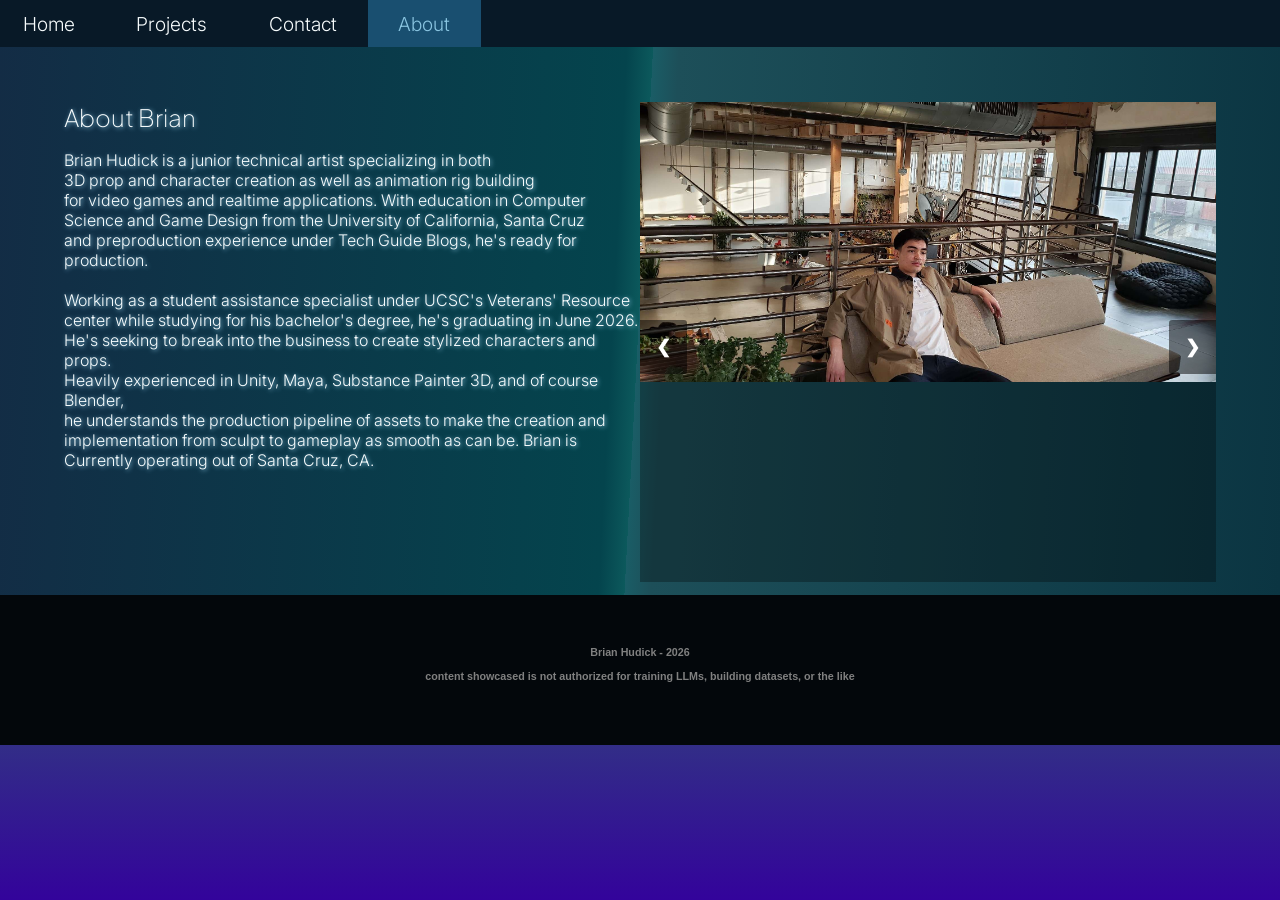
<file: pages/about.html>
<!DOCTYPE html>
<html>
<head>
	<!-- This title is used for tabs and bookmarks -->
	<title>Portfolio of Brian Hudick</title>

	<!-- Use UTF character set, a good idea with any webpage -->
  <meta charset="UTF-8" />
	<!-- Set viewport so page remains consistently scaled w narrow devices -->
  <meta name="viewport" content="width=device-width, initial-scale=1.0" />
	<!-- Include a sitewide CSS file for consistent styling across the site -->
	<link rel="stylesheet" type="text/css" href="../css/site.css">
	<!-- Experiment-specifc CSS file for any special styling of this particular page -->
	<link rel="stylesheet" type="text/css" href="../css/about.css">

    <link rel="preconnect" href="https://fonts.googleapis.com">
    <link rel="preconnect" href="https://fonts.gstatic.com" crossorigin>
    <link href="https://fonts.googleapis.com/css2?family=Inter:ital,opsz,wght@0,14..32,100..900;1,14..32,100..900&family=Plus+Jakarta+Sans:ital,wght@0,200..800;1,200..800&display=swap" rel="stylesheet">
	<!-- Link to javascript file - DEFER waits until all elements are rendered -->
    <script type="text/javascript" src="../js/slideshow.js"></script>

</head>
<body>
    <div class="topnav">
        <a href="../index.html">Home</a>
        <a href="../pages/projects.html">Projects</a>
        <a href="../pages/contact.html">Contact</a>
        <a class="active" href="../pages/about.html">About</a>
    </div>

	<!-- Style this page by changing the CSS in ../css/site.css or css/experiment.css -->
	<main id="content">
		<section class="two-column">
			<div class="minor-section">
					<h1>About Brian</h1><br>
                    <p>Brian Hudick is a junior technical artist specializing in both<br>
                        3D prop and character creation as well as animation rig building<br>
                        for video games and realtime applications. With education in Computer<br>
                        Science and Game Design from the University of California, Santa Cruz <br>
                        and preproduction experience under Tech Guide Blogs, he's ready for production.<br><br>

                        Working as a student assistance specialist under UCSC's Veterans' Resource<br>
                        center while studying for his bachelor's degree, he's graduating in June 2026.<br>
                        He's seeking to break into the business to create stylized characters and props.<br>
                        Heavily experienced in Unity, Maya, Substance Painter 3D, and of course Blender, <br>
                        he understands the production pipeline of assets to make the creation and <br>
                        implementation from sculpt to gameplay as smooth as can be. Brian is <br>
                        Currently operating out of Santa Cruz, CA.
                    </p>
			</div>
            <div class="slideshow-container">

                <!-- Full-width images with number and caption text -->
                <div class="mySlides fade">
                    <img src="../images/BrianLounge.jpg" style="width:100%">
                </div>

                <div class="mySlides fade">
                    <img src="../images/TofuCafe.jpg" style="height:100%">
                </div>

                <div class="mySlides fade">
                <img src="../images/R2D2.jpg" style="height:100%">
            </div>

        <!-- Next and previous buttons -->
        <a class="prev" onclick="plusSlides(-1)">&#10094;</a>
        <a class="next" onclick="plusSlides(1)">&#10095;</a>
        </div>

		</section>
		<section id="footer">
            <div>
                <h6>Brian Hudick - 2026<br><br>
                content showcased is not authorized for training LLMs, building datasets, or the like</h6>
            </div>
        </section>
	</main>
</body>
</html>
</file>
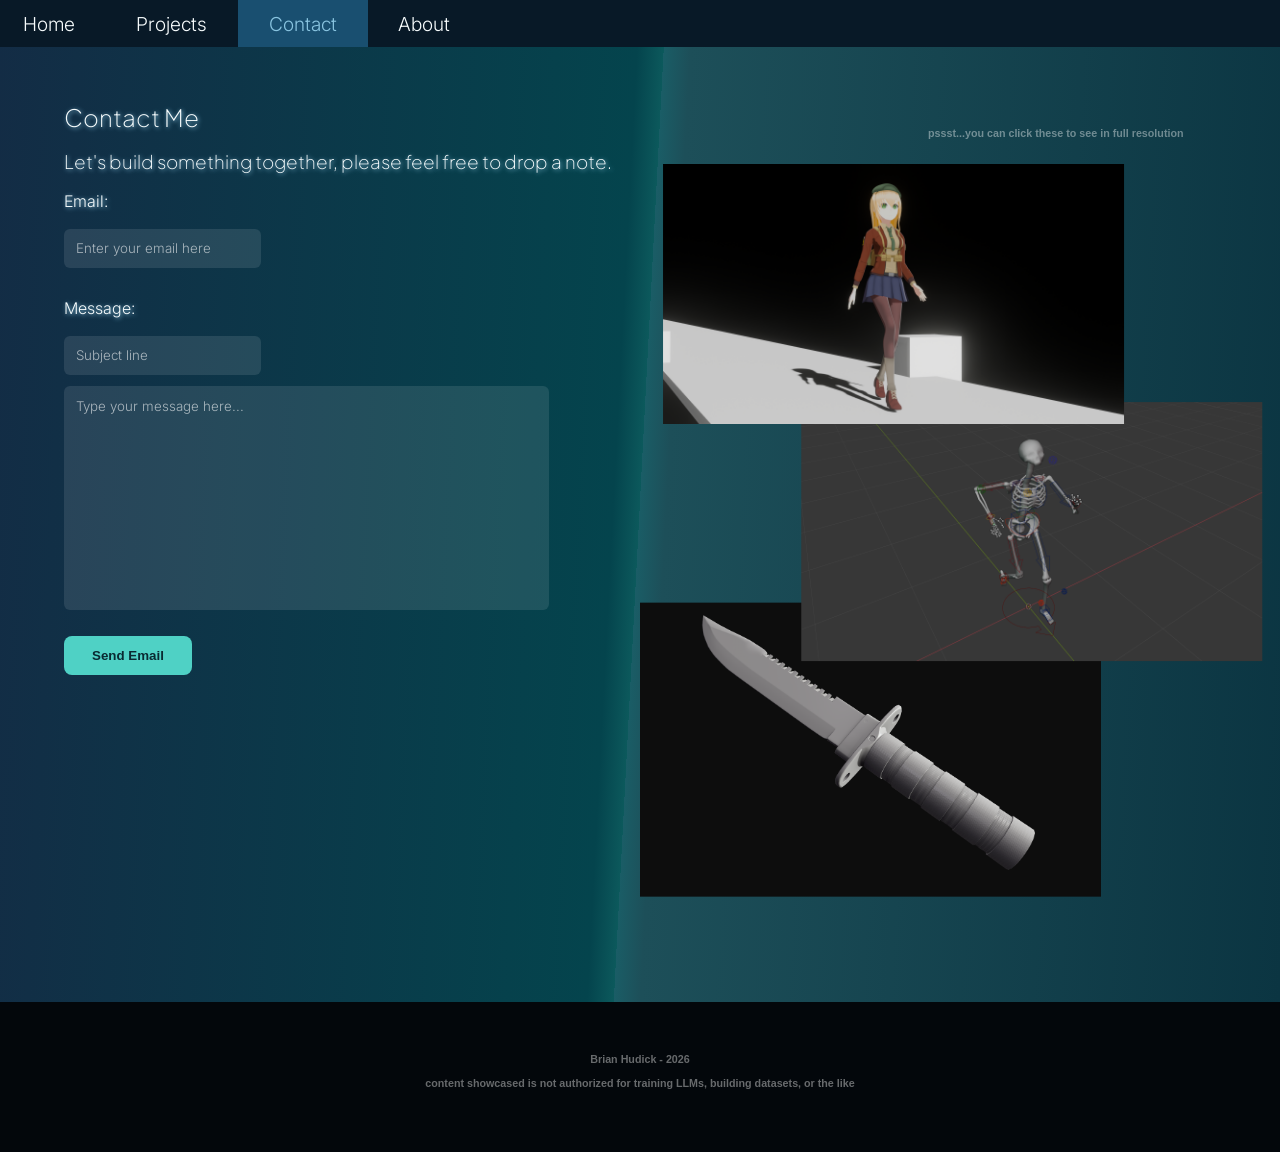
<file: pages/contact.html>
<!DOCTYPE html>
<html>
<head>
	<!-- This title is used for tabs and bookmarks -->
	<title>Portfolio of Brian Hudick</title>

	<!-- Use UTF character set, a good idea with any webpage -->
  <meta charset="UTF-8" />
	<!-- Set viewport so page remains consistently scaled w narrow devices -->
  <meta name="viewport" content="width=device-width, initial-scale=1.0" />
	<!-- Include a sitewide CSS file for consistent styling across the site -->
	<link rel="stylesheet" type="text/css" href="../css/site.css">
	<!-- Experiment-specifc CSS file for any special styling of this particular page -->
	<link rel="stylesheet" type="text/css" href="../css/contact.css">

    <link rel="preconnect" href="https://fonts.googleapis.com">
    <link rel="preconnect" href="https://fonts.gstatic.com" crossorigin>
    <link href="https://fonts.googleapis.com/css2?family=Inter:ital,opsz,wght@0,14..32,100..900;1,14..32,100..900&family=Plus+Jakarta+Sans:ital,wght@0,200..800;1,200..800&display=swap" rel="stylesheet">
	<!-- Link to javascript file - DEFER waits until all elements are rendered -->
    <script type="text/javascript" src="../js/slideshow.js"></script>
    <script>
        function sendToGmail() {
            // Get values from inputs
            const myEmail = "bhudickbusiness@gmail.com";
            const username = document.getElementById("username").value.trim();
            const message = document.getElementById("message").value.trim();
            const subjectLine = document.getElementById("subject").value.trim();

            // Basic validation
            if (!username || !message) {
                return;
            }

            // Encode values for URL
            const subject = encodeURIComponent(subjectLine + " from " + username);
            const body = encodeURIComponent(message);

            // Gmail compose link
            const gmailURL = `https://mail.google.com/mail/?view=cm&fs=1&to=${encodeURIComponent(myEmail)}&su=${subject}&body=${body}`;

            window.open(gmailURL, "_blank");
        }
    </script>
</head>
<body>
    <div class="topnav">
        <a href="../index.html">Home</a>
        <a href="../pages/projects.html">Projects</a>
        <a class="active"href="../pages/contact.html">Contact</a>
        <a href="../pages/about.html">About</a>
    </div>

	<!-- Style this page by changing the CSS in ../css/site.css or css/experiment.css -->
	<main id="content">
		<section class="two-column">
			<div class="minor-section">
					<h1>Contact Me</h1><br>
                    <h3>Let's build something together, please feel free to drop a note.</h3>
                    <br>
                    <p for="Email">Email:</p><br>
                    <input type="text" id="username" name="username" placeholder="Enter your email here" required>
                    <form>
                     <!-- Multi-line text area -->
                        <br>
                        <p for="message">Message:</p><br>
                        <input type="text" id="subject" name="subject" placeholder="Subject line" required>
                        <textarea id="message" name="message" rows="4" cols="40" placeholder="Type your message here..."></textarea>
                    </form>
                    <button type="button" onclick="sendToGmail()">Send Email</button>
			</div>
            <div class="minor-section">
                <h6 style="padding-left: 50%;">pssst...you can click these to see in full resolution</h6>
                <a href="https://www.artstation.com/artwork/0ld64w" target="_blank" title="Art Style Study by Brian Hudick">
                    <img id="artStudy" src="../images/BrianHudick_AnimeArtStudy_HD_thumbnail.png" style="width:80%">
                </a>
                <a href="../images/skele-viewport.png" target="_blank" title="Skeleton rig by Brian Hudick">
                    <img id="skeleton" src="../images/skele-viewport.png" style="width:80%">
                </a>
                <a href="../images/Knife_render_bhudick.png" target="_blank" title="Survival Knife by Brian Hudick">
                    <img id="knife" src="../images/Knife_render_bhudick.png" style="width:80%">
                </a>
                
            </div>

        </div>

		</section>
		<section id="footer">
            <div>
                <h6>Brian Hudick - 2026<br><br>
                content showcased is not authorized for training LLMs, building datasets, or the like</h6>
            </div>
        </section>
	</main>
</body>
</html>
</file>
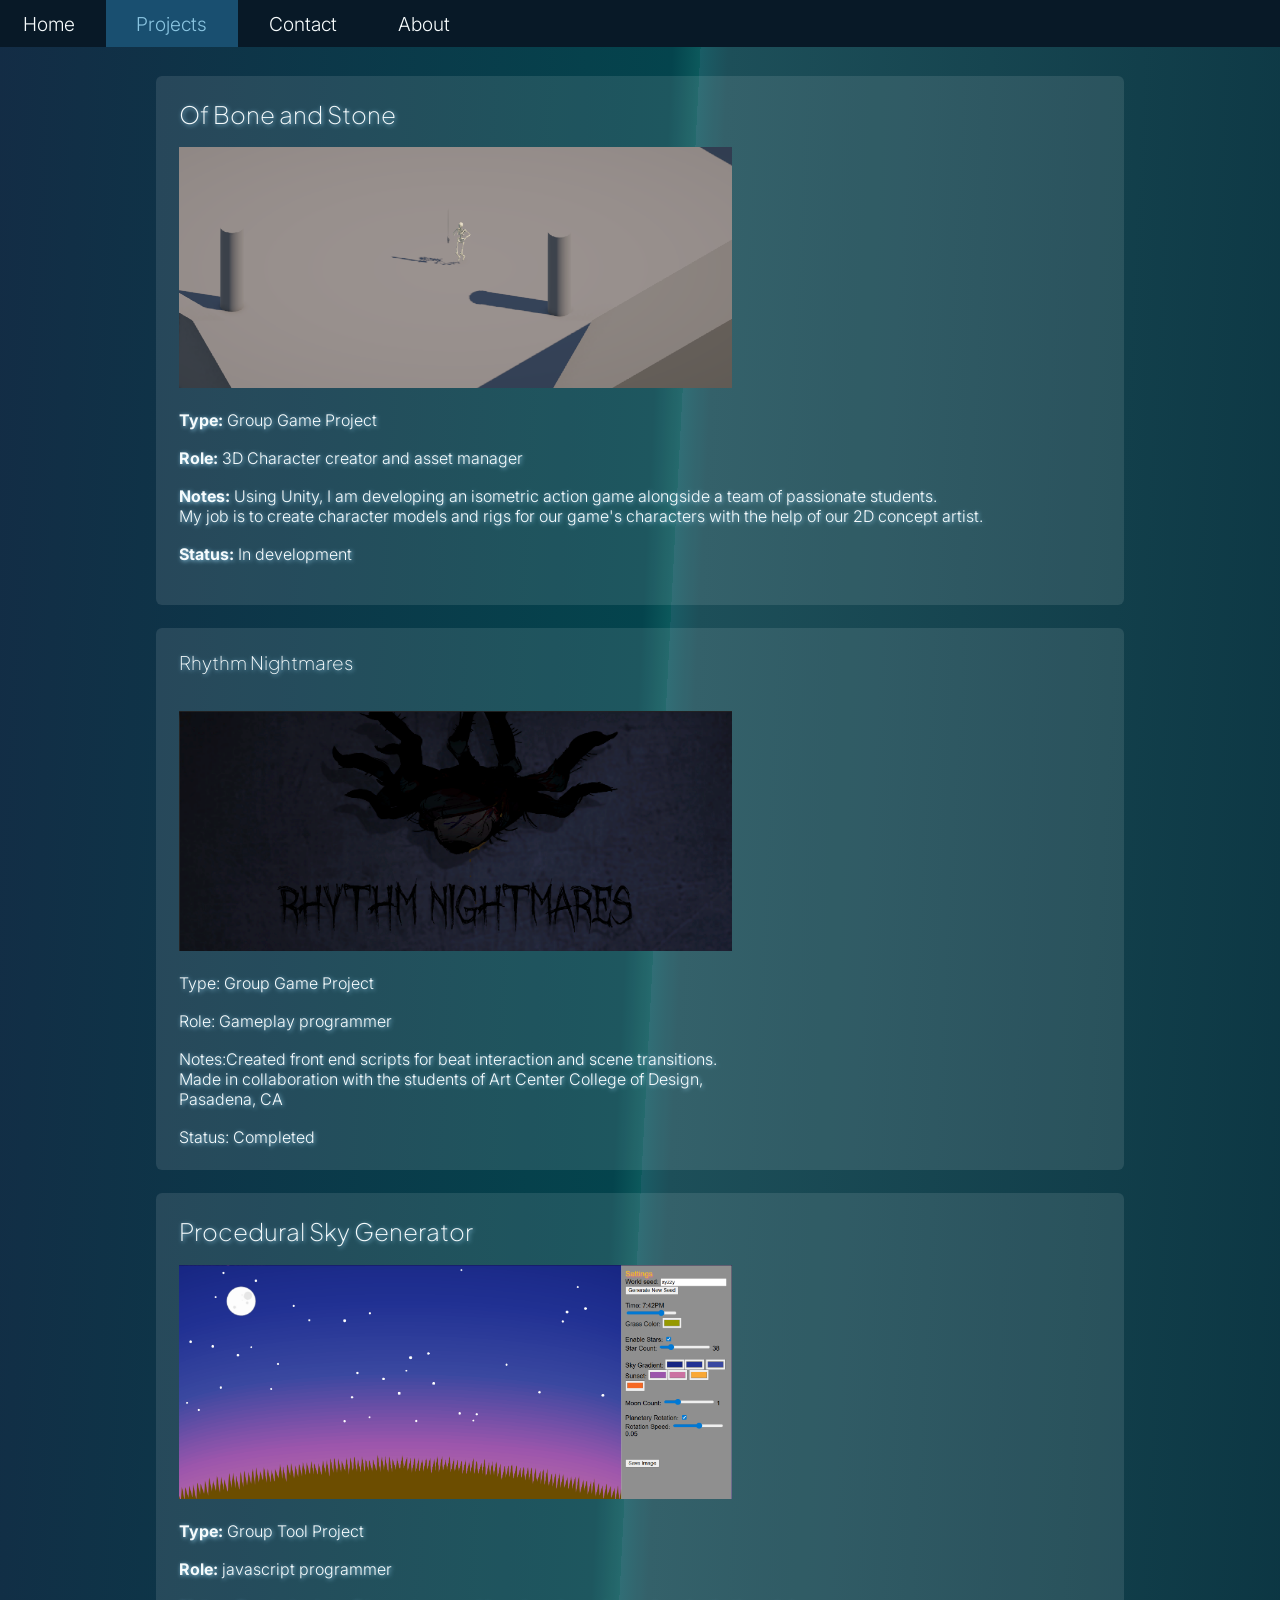
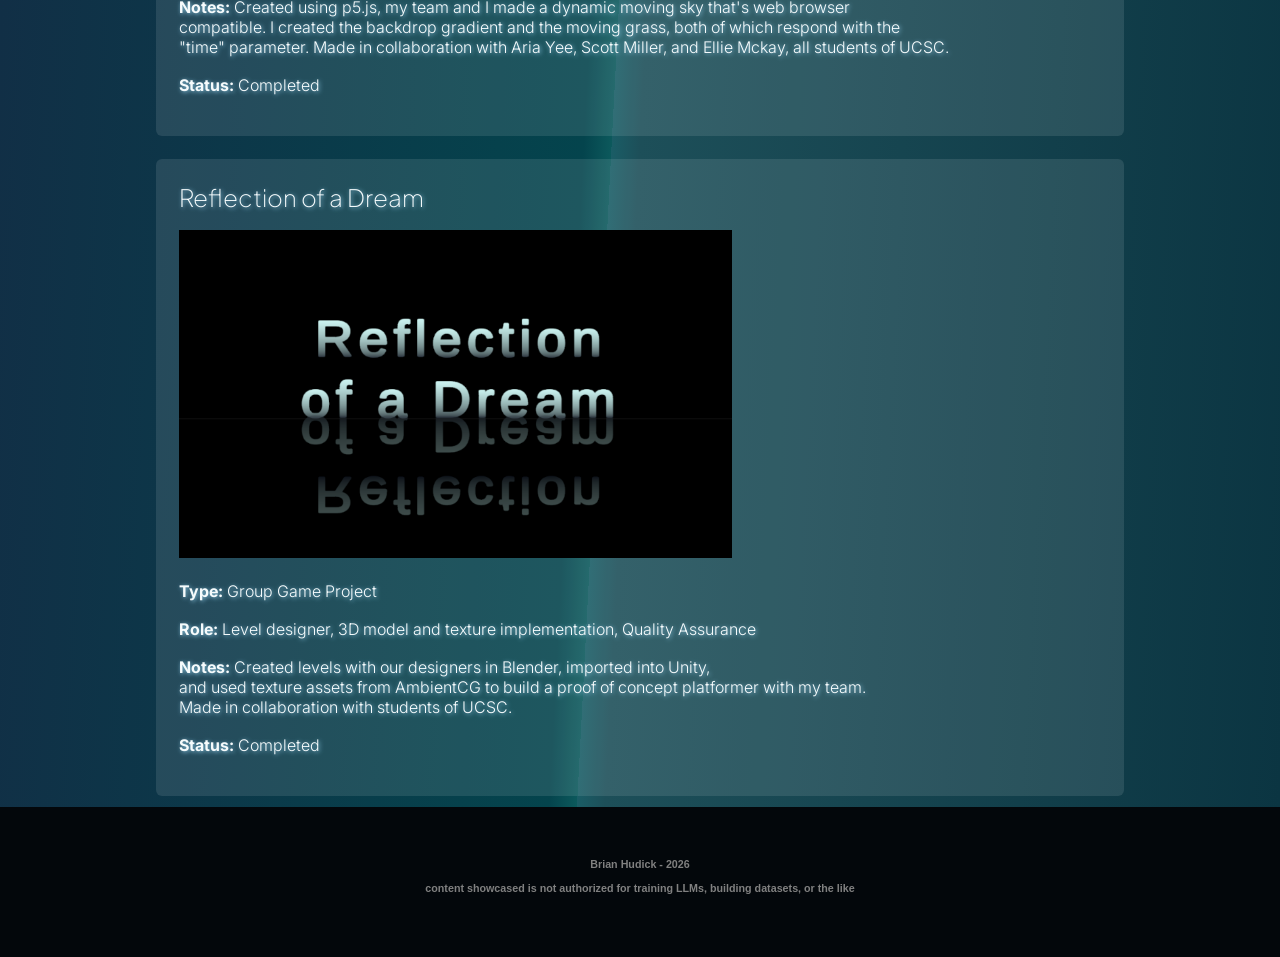
<file: pages/projects.html>
<!DOCTYPE html>
<html>
<head>
	<!-- This title is used for tabs and bookmarks -->
	<title>Portfolio of Brian Hudick</title>

	<!-- Use UTF character set, a good idea with any webpage -->
  <meta charset="UTF-8" />
	<!-- Set viewport so page remains consistently scaled w narrow devices -->
  <meta name="viewport" content="width=device-width, initial-scale=1.0" />
	<!-- Include a sitewide CSS file for consistent styling across the site -->
	<link rel="stylesheet" type="text/css" href="../css/site.css">
	<!-- Experiment-specifc CSS file for any special styling of this particular page -->
	<link rel="stylesheet" type="text/css" href="../css/projects.css">

    <link rel="preconnect" href="https://fonts.googleapis.com">
    <link rel="preconnect" href="https://fonts.gstatic.com" crossorigin>
    <link href="https://fonts.googleapis.com/css2?family=Inter:ital,opsz,wght@0,14..32,100..900;1,14..32,100..900&family=Plus+Jakarta+Sans:ital,wght@0,200..800;1,200..800&display=swap" rel="stylesheet">
	<!-- Link to javascript file - DEFER waits until all elements are rendered -->

</head>
<body>
    <div class="topnav">
        <a href="../index.html">Home</a>
        <a class="active" href="../pages/contact.html">Projects</a>
        <a href="../pages/contact.html">Contact</a>
        <a href="../pages/about.html">About</a>
    </div>

	<!-- Style this page by changing the CSS in ../css/site.css or css/experiment.css -->
	<main id="content">
		<section class="list-display">
			<div class="list-container">
                <div class="list-item">
                    <h2>Of Bone and Stone</h2>
                    <a href="../images/hifi-video-montage.mp4" title="Early Development footage" target="_blank" rel="noopener noreferrer">
                        <img class="thumbnail" src="../images/BoneNStoneThumbnail.png"></img>
                    </a>
                    <p><b>Type:</b> Group Game Project</p><br>
                    <p><b>Role:</b> 3D Character creator and asset manager</p><br>
                    <p><b>Notes:</b> Using Unity, I am developing an isometric action game alongside a team of passionate students.<br>
                    My job is to create character models and rigs for our game's characters with the help of our 2D concept artist.<br>
                    </p><br>
                    <p><b>Status:</b> In development</p><br>
                </div>
            
                <div class="list-item">
                    <h3>Rhythm Nightmares</h3><br>
                    <a href="https://spooky-slacker-studios.itch.io/rhythm-nightmares" title="Rhythm Nightmares itch page" target="_blank" rel="noopener noreferrer">
                        <img class="thumbnail" src="../images/rythm-title.png"></img>
                    </a>
                    <p>Type: Group Game Project</p><br>
                    <p>Role: Gameplay programmer</p><br>
                    <p>Notes:Created front end scripts for beat interaction and scene transitions.<br>
                        Made in collaboration with the students of Art Center College of Design, <br>
                        Pasadena, CA</p><br>
                    <p>Status: Completed</p>
                </div>
                

                <div class="list-item">
                    <h2>Procedural Sky Generator</h2>
                    <a href="../experiment_final/experiment1/index.html" title="Procedural sky generator tool" target="_blank" rel="noopener noreferrer">
                        <img class="thumbnail" src="../images/procedural-sky-thumbnail.png"></img>
                    </a>
                    <p><b>Type:</b> Group Tool Project</p><br>
                    <p><b>Role:</b> javascript programmer</p><br>
                    <p><b>Notes:</b> Created using p5.js, my team and I made a dynamic moving sky that's web browser<br>
                    compatible. I created the backdrop gradient and the moving grass, both of which respond with the<br>
                    "time" parameter. Made in collaboration with Aria Yee, Scott Miller, and Ellie Mckay, all students of UCSC.<br></p><br>
                    <p><b>Status:</b> Completed</p><br>
                </div>


                <div class="list-item">
                    <h2>Reflection of a Dream</h2>
                    <a href="https://offtopic-games.itch.io/reflection-of-a-dream" title="Reflection of a dream itch page" target="_blank" rel="noopener noreferrer">
                        <img class="thumbnail" src="../images/reflection-title.png"></img>
                    </a>
                    <p><b>Type:</b> Group Game Project</p><br>
                    <p><b>Role:</b> Level designer, 3D model and texture implementation, Quality Assurance</p><br>
                    <p><b>Notes:</b> Created levels with our designers in Blender, imported into Unity, <br>
                    and used texture assets from AmbientCG to build a proof of concept platformer with my team.<br>
                    Made in collaboration with students of UCSC.<br></p><br>
                    <p><b>Status:</b> Completed</p><br>
                </div>
            </div>

		</section>
		<section id="footer">
            <div>
                <h6>Brian Hudick - 2026<br><br>
                content showcased is not authorized for training LLMs, building datasets, or the like</h6>
            </div>
        </section>
	</main>
</body>
</html>
</file>
<file: css/site.css>
html, body {
  margin: 0;
  padding: 0;
  height: 100%;
}

body{
  background: rgb(51,3,155);
  background: linear-gradient(0deg, rgba(51,3,155,1) 0%, rgba(50,57,130,1) 22%, rgba(14,5,49,1) 100%);
}

h1, h2, h3 {
  margin: 0;
  padding: 0;
  /*font-size: 1.2rem;*/
  font-family: "Plus Jakarta Sans";
  font-weight: lighter;
  color: #F6FBFC;
  text-shadow: #89C4E0 1px 1px 4px;
}



p{
  margin: 0;
  padding: 0;
  font-size: 1rem;
  font-family: "Inter";
  font-weight: 300;
  color: #F6FBFC;
  text-shadow: #89C4E0 1px 1px 4px;

}

i{
  margin: 0;
  padding: 0;
  font-size: 1rem;
  font-family: "Inter";
  font-weight: 300;
  color: #F6FBFC;
  text-shadow: #89C4E0 1px 1px 4px;

}

#content {
  width: 100vw;
  margin: 0px;
  padding: 0px;
  justify-content: center;
  font-family: sans-serif;
}

.circle-img {

    margin-left: auto;
    margin-right: auto;
    border-radius: 50%;
    object-fit: none;
    object-position: 0% 40%;
}

/* Add a black background color to the top navigation */
.topnav {
  background-color: #081927;
  overflow: hidden;
  width: 120%;
  margin-left: -0.6%;
  margin-right: -10%;
  margin-top: 0%;
  position: fixed;
  top: 0;
  z-index: 100;
}

/* Style the links inside the navigation bar */
.topnav a {
  float: inline-start ;
  color: #F6FBFC;
  font-family: "Inter";
  font-weight: 300;
  text-align: center;
  padding: 0.75% 2%;
  text-decoration: none;
  font-size: 1.2rem;
}

.topnav a:visited{
    color: #F6FBFC;
    background-color: transparent;
    text-decoration: none;
  }

/* Change the color of links on hover */
.topnav a:hover {
  background-color: #F6FBFC;
  color: #03070B;
}

/* Add a color to the active/current link */
.topnav a.active {
  background-color: #194F70;
  color: #89C4E0;
}


.minor-section {
  
  width: 65%;
}

.minor-section h2 {
  font-size: 1.2rem;
}

.portait-section {
  display: flex;
  flex-direction: column;
  padding: 10px;
  justify-content: center;
  width: 30%;
}

.portait-section h1{
    justify-content: center;
}

.clickable-icon{
    aspect-ratio: 1/1;
    width: 100%;
    height: auto;
    transition: 0.1s;
}

.clickable-icon:hover {
  transform: translateY(-2px);
  border-radius: 90%;        /* Makes it a circle */
  box-shadow: 0 0px 10px rgba(0, 0, 0, 0.3); /* Horizontal, vertical, blur, color */
  scale: 1.1;
}

.link-section {
  display: flex;
  justify-content: center;
  flex-direction: column;
  padding: 30px;
  width: 5%;
  
}

#footer{
  display: flex;
  flex-direction: row;
  justify-content: center;
  background: #03070B;
  color: gray;
  padding-top: 2%;
  padding-bottom: 3%;
  text-align: center;
  font-family: "verdana", sans-serif;

}

.portait-section h2{
  font-size: 1.2rem;
}

/* Set the image to be responsive */
.image-wrapper img {
    aspect-ratio: 1/1;
    width: 80%;
    object-fit: cover;
    overflow: hidden;
    justify-content: right;
}

/* Set the canvas element to be the full size of the container */
canvas {
  width: 100%;
  height: 100%;
}

.fullscreen-box {
  display: flex;
  justify-content: flex-end; /* Aligns the button to the right */
  margin-top: 0.25em;
}

.fullscreen-box button {
  font-size: 0.6rem;
}




body.is-fullscreen #canvas-container {
  position: fixed; /* Use 'fixed' instead of 'absolute' to ensure it covers the entire screen */
  top: 0;
  left: 0; /* Add 'left: 0' to align it properly to the top-left corner */
  width: 100vw !important;
  height: 100vh !important;
  margin: 0; /* Remove any default margins */
  z-index: 1000; /* Ensure it's above other content */
}
</file>
<file: css/about.css>
.two-column {
  padding: 5%;
  padding-top: 8%;
  padding-bottom: 1%;
  display: flex;
  flex-direction: row;
  justify-content: center;
  background: linear-gradient(93deg,rgba(19, 44, 69, 1) 0%, rgba(4, 68, 77, 1) 48%, rgba(12, 89, 92, 1) 50%, rgba(26, 93, 102, 1) 50%, rgba(29, 79, 89, 1) 52%, rgba(11, 53, 66, 1) 100%);
}

.banner {
  margin: 0px 0;
  display: flex;
  flex-direction: row;
  background: rgb(0,0,0);
  padding-top: 4%;
  padding-bottom: 4%;
  background: #ffffff;
  background: linear-gradient(90deg,rgba(255, 255, 255, 1) 0%, rgba(134, 207, 227, 1) 18%, rgba(87, 167, 199, 1) 35%, rgba(0, 112, 143, 1) 65%, rgba(0, 110, 141, 1) 91.25%, rgba(1, 98, 125, 1) 91.25%, rgba(1, 92, 117, 1) 100%);
}

.two-column>*:nth-child(1) {
  flex: 1;
}

.two-column>*:nth-child(2) {
  flex: 1;
}

* {box-sizing:border-box}

/* Slideshow container */
.slideshow-container {
  
  max-width: 800px;
  height: 480px;
  position: relative;
  margin: auto;
  background: rgb(0, 0, 0, 0.3);
}

/* Hide the images by default */
.mySlides {
  display: flex;
  justify-content: center;   /* horizontal center */
  align-items: center;       /* vertical center */
  height: 100%;    
}

.mySlides img{
  display: block;
  max-height: 100%;
  max-width: 100%;
  object-fit: contain;
  margin:auto;
}


/* Next & previous buttons */
.prev, .next {
  cursor: pointer;
  position: absolute;
  top: 50%;
  width: auto;
  margin-top: -22px;
  padding: 16px;
  color: white;
  font-weight: bold;
  font-size: 18px;
  transition: 0.6s ease;
  border-radius: 0 3px 3px 0;
  user-select: none;
  background: rgb(0,0,0, 0.5);
}

/* Position the "next button" to the right */
.next {
  right: 0;
  border-radius: 3px 0 0 3px;
}

/* On hover, add a black background color with a little bit see-through */
.prev:hover, .next:hover {
  background-color: rgba(0,0,0,0.8);
}

/* Caption text */
.text {
  color: #f2f2f2;
  font-size: 15px;
  padding: 8px 12px;
  position: absolute;
  bottom: 8px;
  width: 100%;
  text-align: center;
}

/* Number text (1/3 etc) */
.numbertext {
  color: #f2f2f2;
  font-size: 12px;
  padding: 8px 12px;
  position: absolute;
  top: 0;
}

/* The dots/bullets/indicators */
.dot {
  cursor: pointer;
  height: 15px;
  width: 15px;
  margin: 0 2px;
  background-color: #bbb;
  border-radius: 50%;
  display: inline-block;
  transition: background-color 0.6s ease;
}

.active, .dot:hover {
  background-color: #717171;
}

/* Fading animation */
.fade {
  animation-name: fade;
  animation-duration: 1.5s;
}

@keyframes fade {
  from {opacity: .4}
  to {opacity: 1}
}
</file>
<file: css/contact.css>
.two-column {
  padding: 5%;
  padding-top: 8%;
  padding-bottom: 1%;
  display: flex;
  flex-direction: row;
  justify-content: center;
  background: linear-gradient(93deg,rgba(19, 44, 69, 1) 0%, rgba(4, 68, 77, 1) 48%, rgba(12, 89, 92, 1) 50%, rgba(26, 93, 102, 1) 50%, rgba(29, 79, 89, 1) 52%, rgba(11, 53, 66, 1) 100%);
}

.banner {
  margin: 0px 0;
  display: flex;
  flex-direction: row;
  background: rgb(0,0,0);
  padding-top: 4%;
  padding-bottom: 4%;
  background: #ffffff;
  background: linear-gradient(90deg,rgba(255, 255, 255, 1) 0%, rgba(134, 207, 227, 1) 18%, rgba(87, 167, 199, 1) 35%, rgba(0, 112, 143, 1) 65%, rgba(0, 110, 141, 1) 91.25%, rgba(1, 98, 125, 1) 91.25%, rgba(1, 92, 117, 1) 100%);
}

.two-column>*:nth-child(1) {
  flex: 1;
}

.two-column>*:nth-child(2) {
  flex: 1;
}



input, textarea {
  margin-bottom: 2%;
  width: 30%;
  padding: 12px;
  border-radius: 6px;
  border: none;
  background: rgba(255,255,255,0.1);
  color: white;
}

#message{
  width: 80%;
  height: 200px;
  resize: none;
}


input::placeholder,
textarea::placeholder {
  color: rgba(255,255,255,0.6);
  font-family: "Inter";
  font-weight: 300;
}

button {
  margin-top: 10px;
  padding: 12px 28px;
  border-radius: 8px;
  border: none;
  background: #4fd1c5;
  color: #0a2a32;
  font-weight: 600;
  cursor: pointer;
  transition: 0.2s;
}

button:hover {
  transform: translateY(-2px);
  box-shadow: 0 6px 18px rgba(0,0,0,0.3);
}


#artStudy{
  position: relative;
  transform: translate(5%, 0%);
  z-index: 3; /* Higher layer */
  transition: 0.1s;
}
#artStudy:hover{
  position: relative;
  transform: translate(5%, 0%);
  scale: 110%;
  z-index: 4;

}

#skeleton{
  position: relative;
  transform: translate(35%, -10%);
  z-index: 2;
  transition: 0.1s;

}
#skeleton:hover{
  position: relative;
  transform: translate(30%, -10%);
  scale: 110%;
  z-index: 4;
}
#knife{
  position: relative;
  transform: translate(0%, -30%);
  z-index: 1;
  transition: 0.1s;
}
#knife:hover{
  position: relative;
  transform: translate(0%, -30%);
  scale: 110%;
  z-index: 4;

}

h6{
  color: rgb(255,255,255, 0.4);
}
</file>
<file: css/projects.css>
.image-wrapper {
  width: 100%x;
  padding: 0;
  border-radius: 10px;
  overflow: hidden;
}

.list-display {
  display: flex;
  flex-direction: column;
  justify-content: center;
  background: linear-gradient(93deg,rgba(19, 44, 69, 1) 0%, rgba(4, 68, 77, 1) 48%, rgba(12, 89, 92, 1) 50%, rgba(26, 93, 102, 1) 50%, rgba(29, 79, 89, 1) 52%, rgba(11, 53, 66, 1) 100%);
}

.banner {
  margin: 0px 0;
  display: flex;
  flex-direction: row;
  background: rgb(0,0,0);
  padding-top: 4%;
  padding-bottom: 4%;
  background: #ffffff;
  background: linear-gradient(90deg,rgba(255, 255, 255, 1) 0%, rgba(134, 207, 227, 1) 18%, rgba(87, 167, 199, 1) 35%, rgba(0, 112, 143, 1) 65%, rgba(0, 110, 141, 1) 91.25%, rgba(1, 98, 125, 1) 91.25%, rgba(1, 92, 117, 1) 100%);
}

.thumbnail{
  margin: auto;
  margin-top: 2%;
  margin-bottom: 2%;
  width: 60%;
  transition: 0.1s;
}

.thumbnail:hover{
  margin: auto;
  margin-top: 2%;
  margin-bottom: 2%;
  width: 65%;
}

.two-column>*:nth-child(1) {
  flex: 1;
}

.two-column>*:nth-child(2) {
  flex: 1;
}

.list-container{
  display: flex;
  flex-direction: column;
  padding-left: 5%;
  padding-right: 5%;
  padding-top: 5%;
}

.list-item{
  display: flex;
  justify-content: left;
  flex-direction: column;
  margin: auto;
  margin-top: 1%;
  margin-bottom: 1%;
  padding: 2%;
  width: 80%;
  border-radius: 6px;
  border: none;
  background: rgba(255,255,255,0.1);
}
</file>
